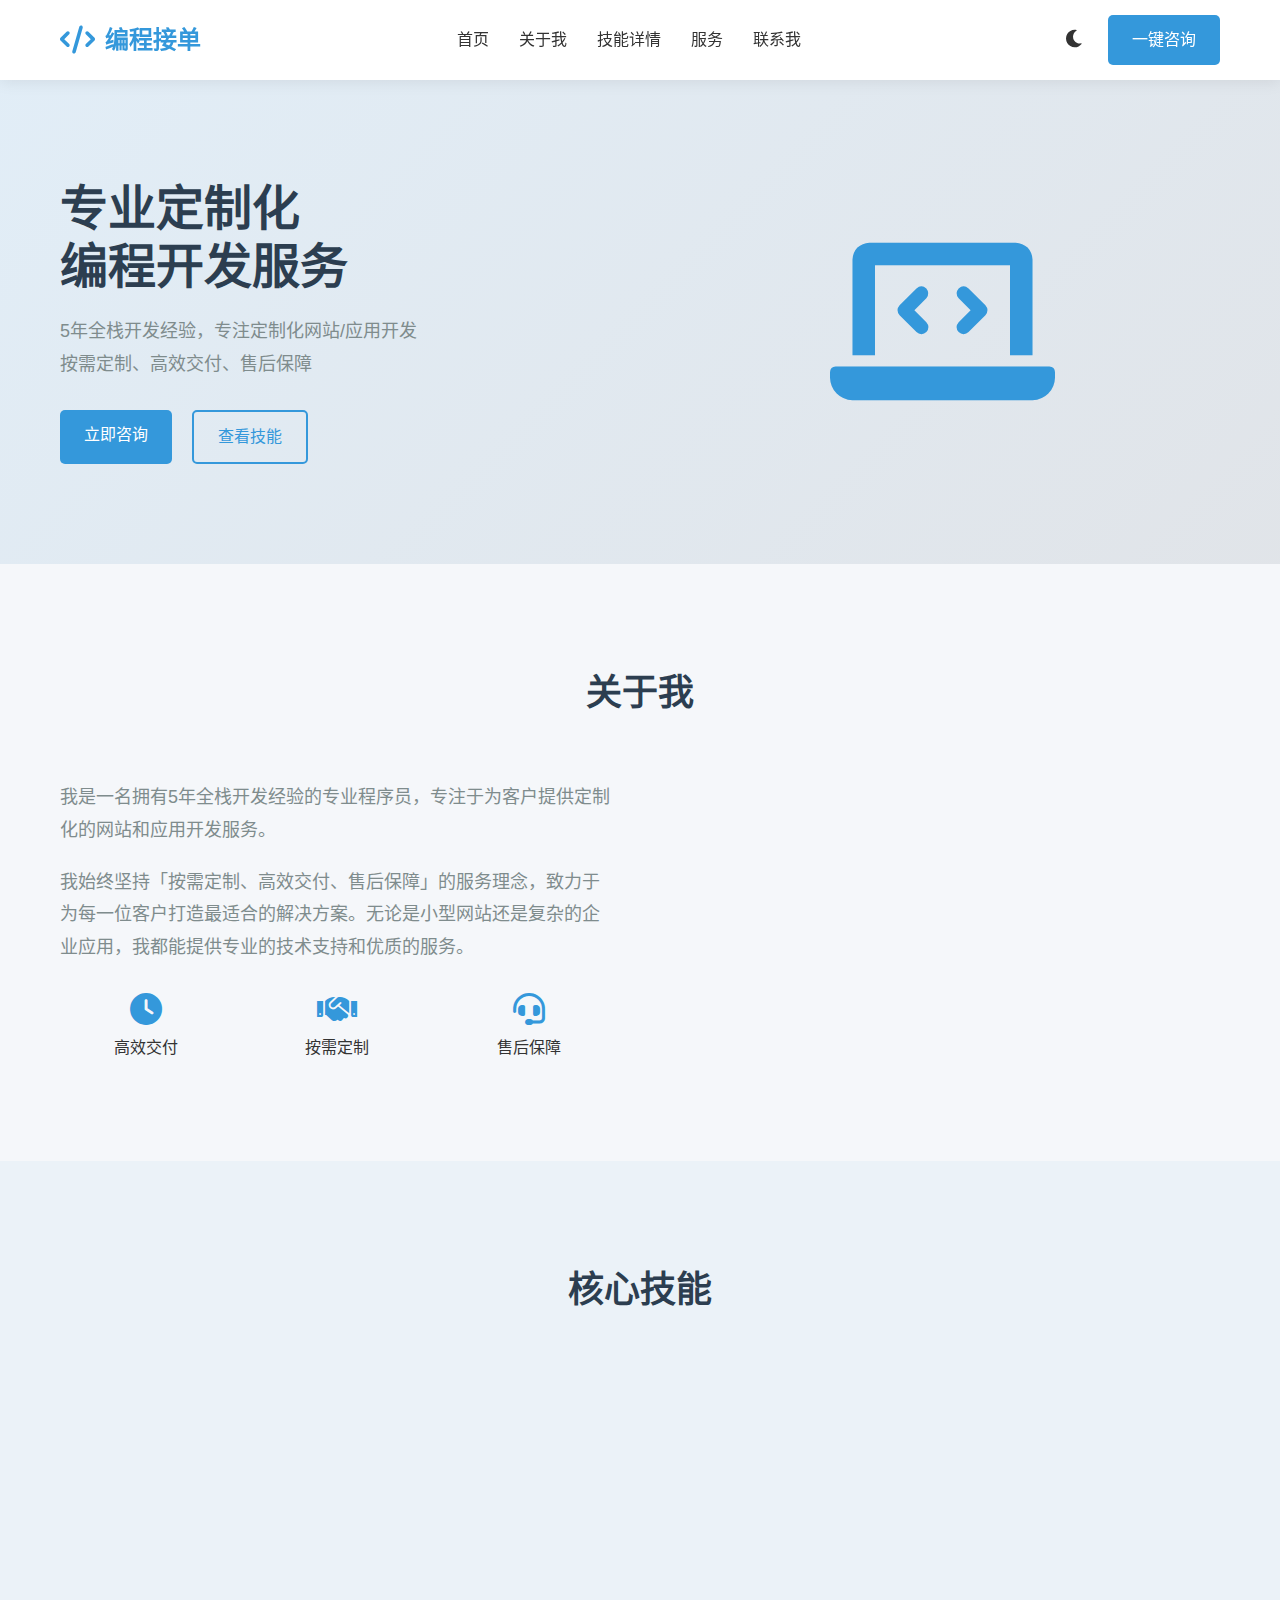
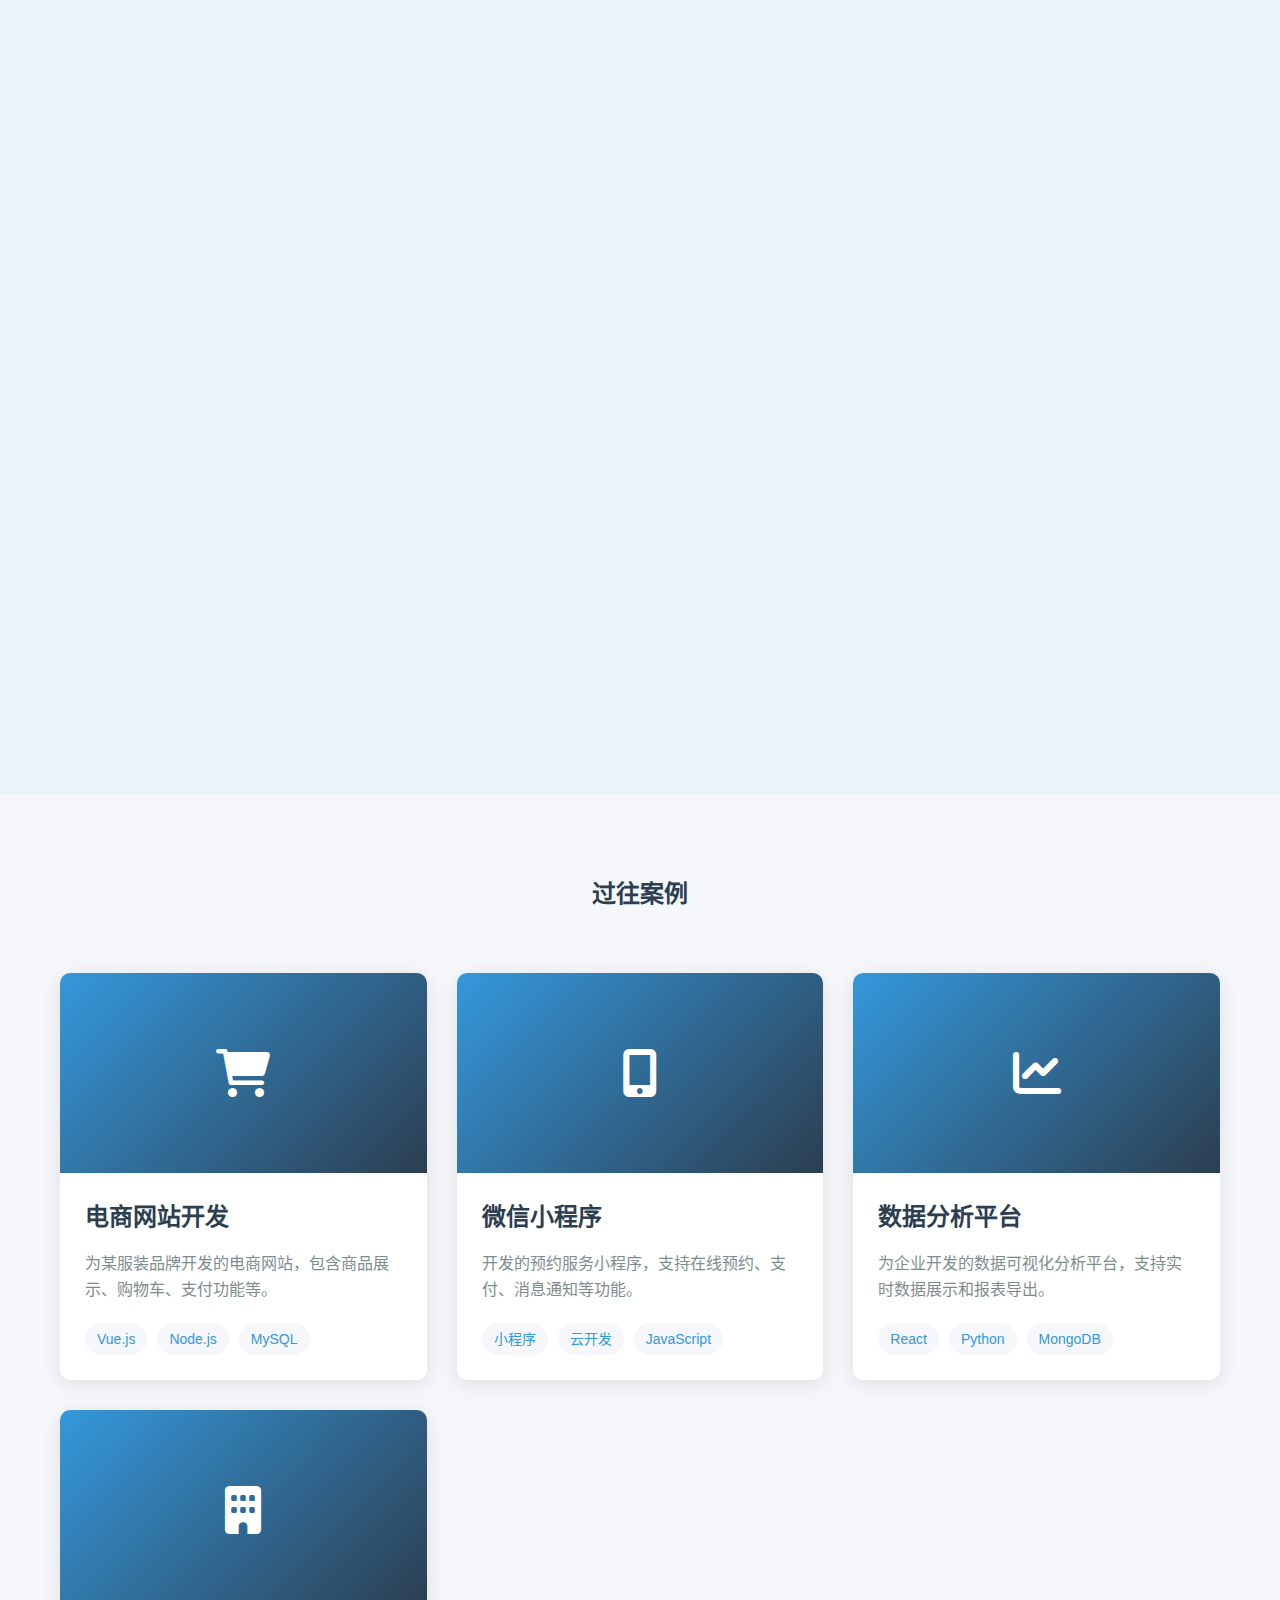
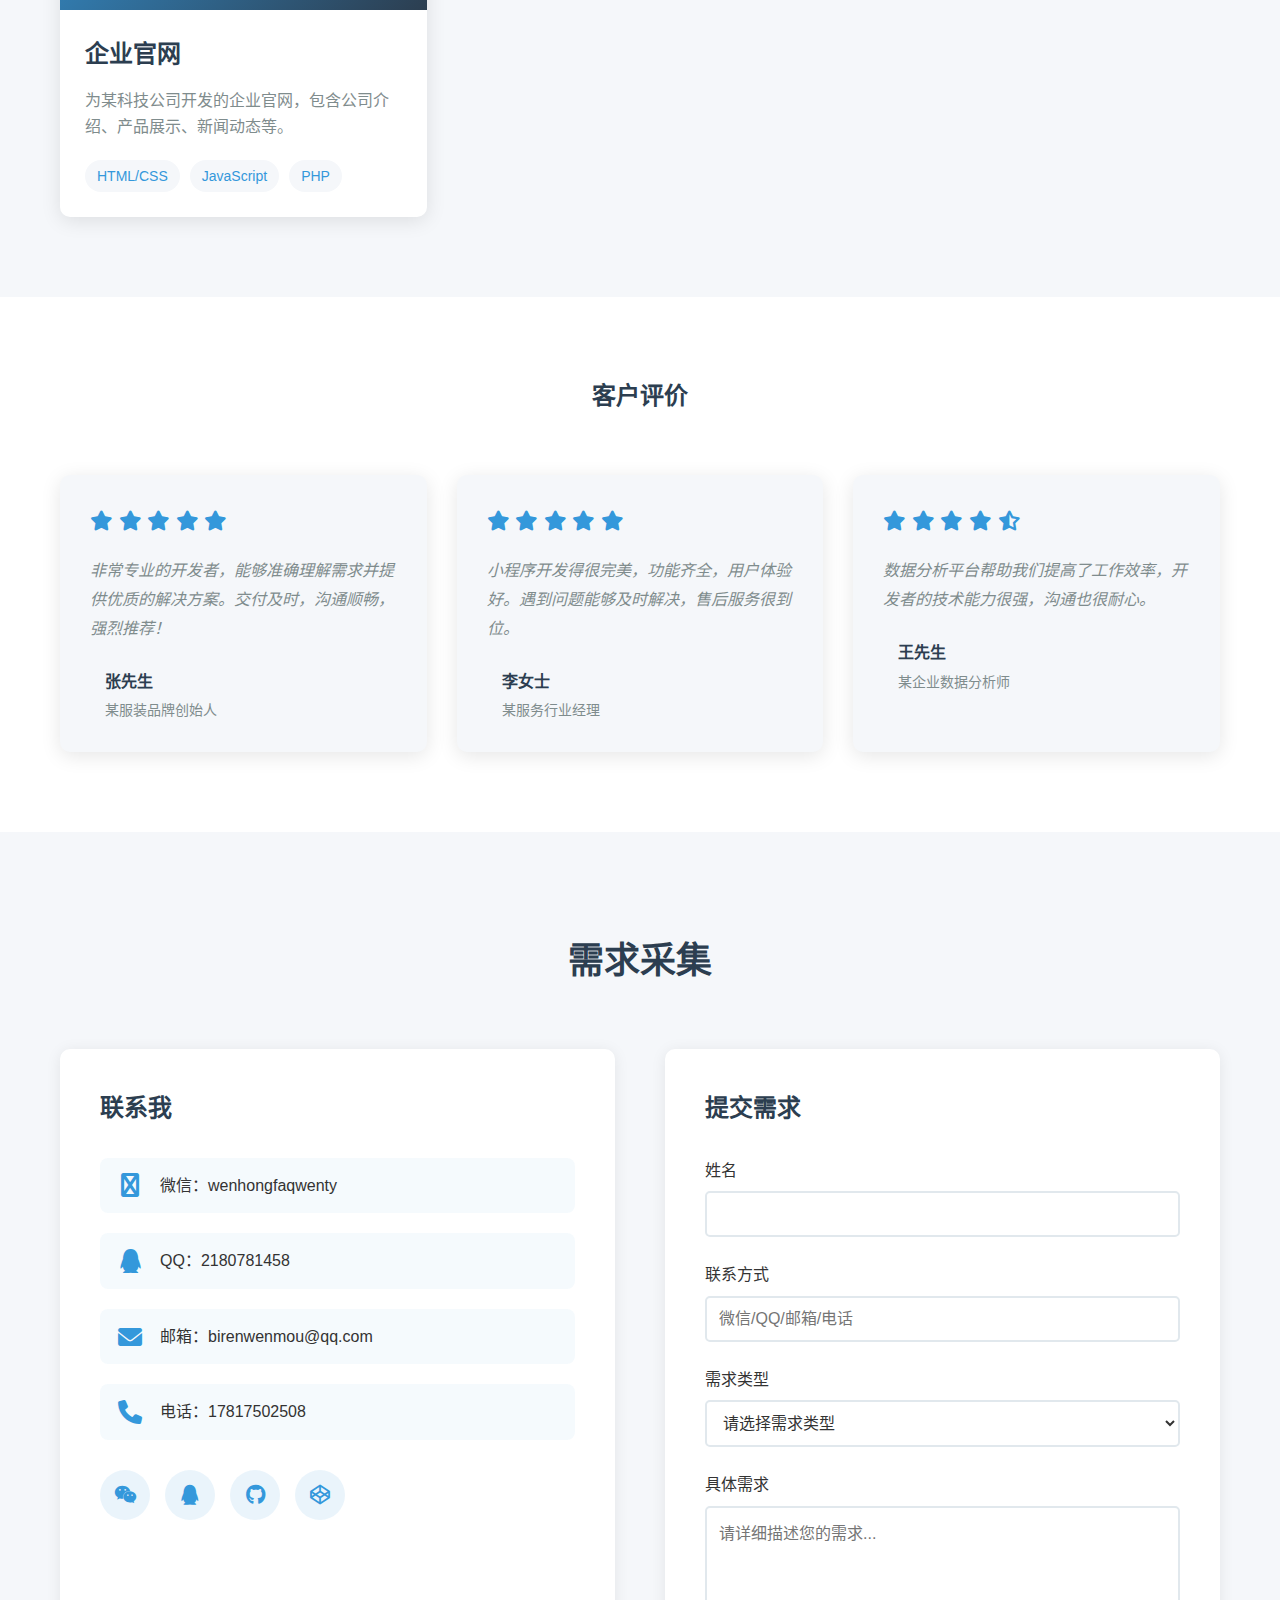
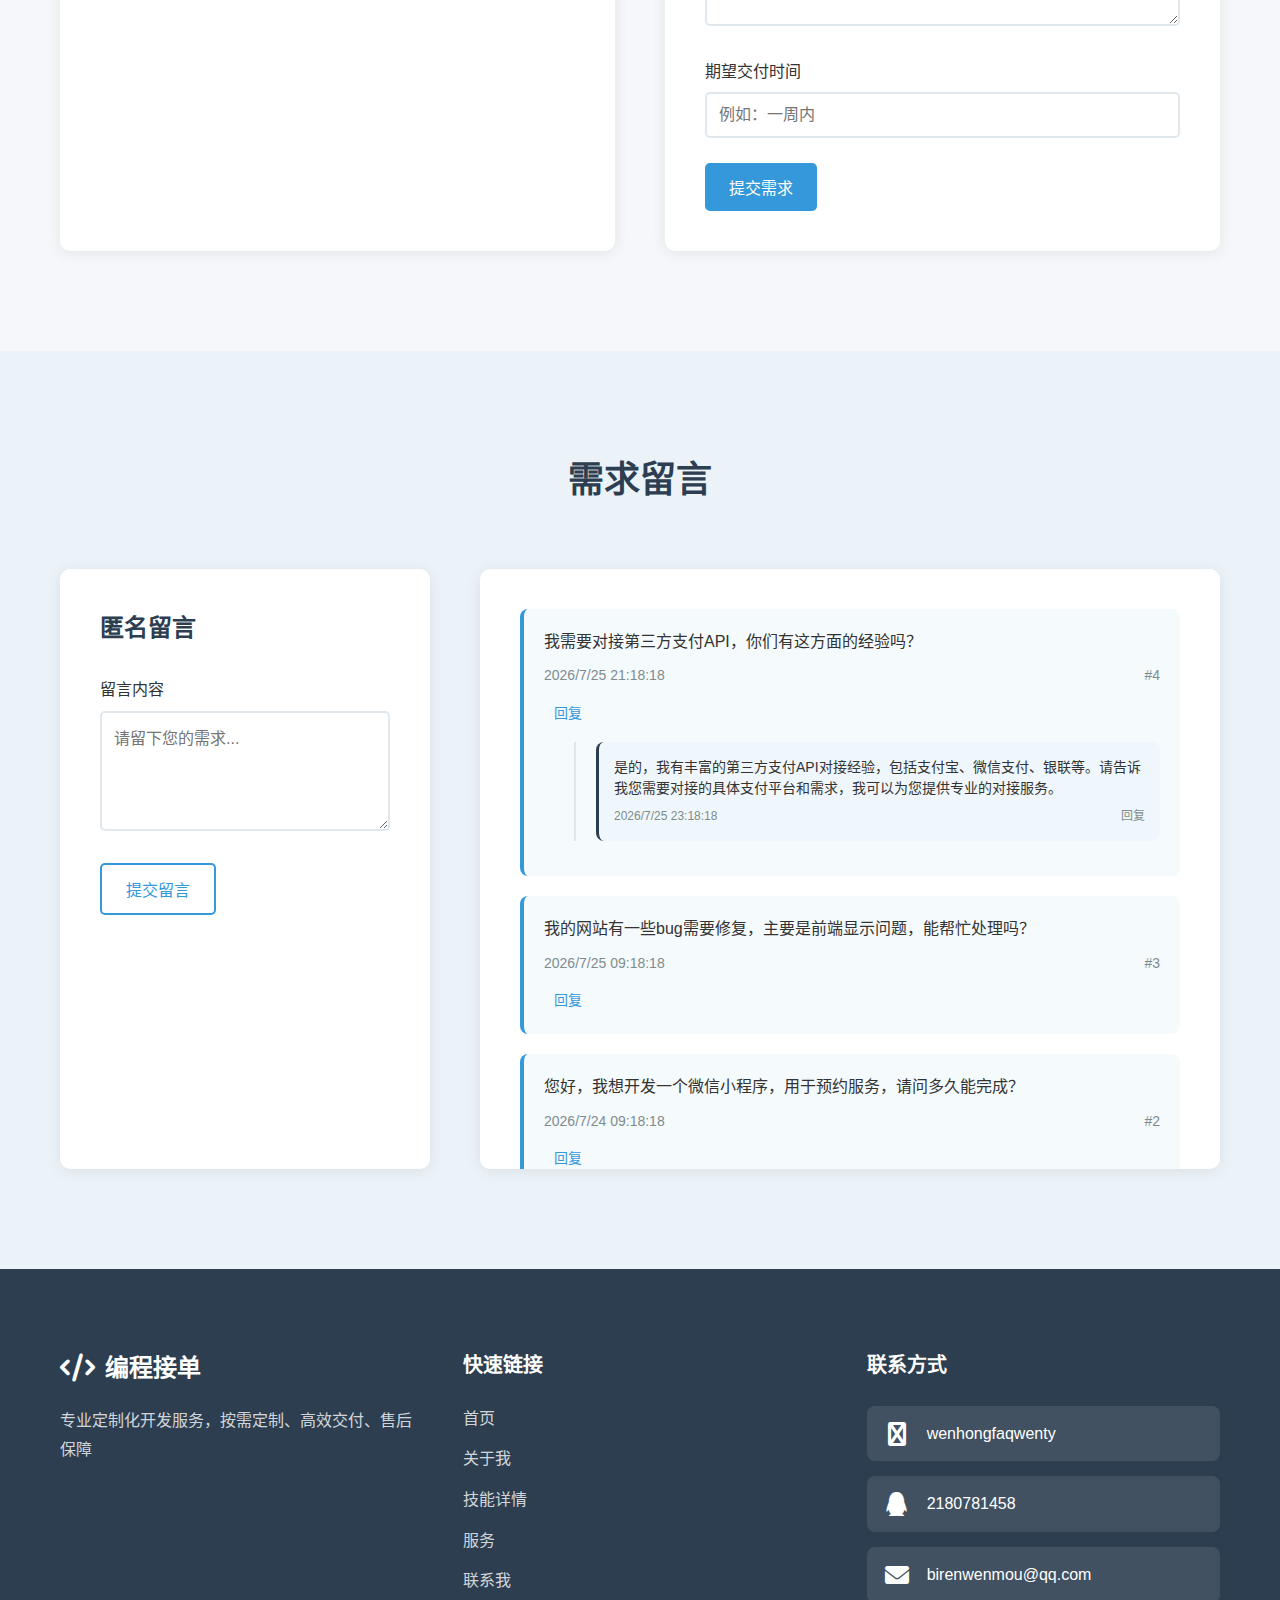
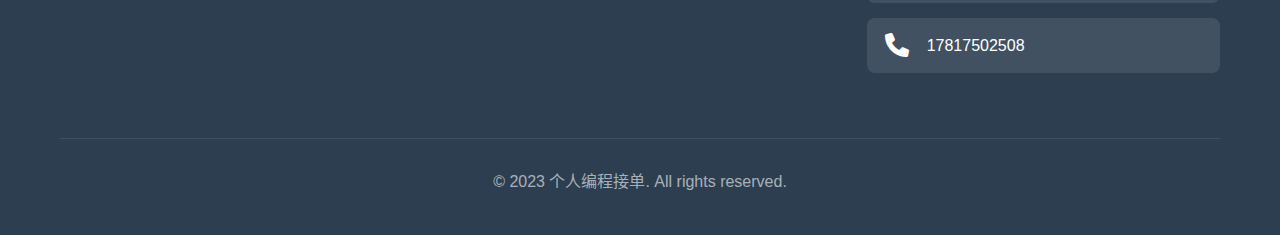
<file: index.html>
<!DOCTYPE html>
<html lang="zh-CN">
<head>
    <meta charset="UTF-8">
    <meta name="viewport" content="width=device-width, initial-scale=1.0">
    <title>个人编程接单 - 专业定制化开发服务</title>
    <link rel="stylesheet" href="styles.css">
    <link rel="stylesheet" href="https://cdnjs.cloudflare.com/ajax/libs/font-awesome/6.0.0/css/all.min.css">
</head>
<body>
    <!-- 导航栏 -->
    <nav class="navbar">
        <div class="container">
            <div class="logo">
                <i class="fas fa-code"></i>
                <span>编程接单</span>
            </div>
            <ul class="nav-links">
                <li><a href="#home">首页</a></li>
                <li><a href="#about">关于我</a></li>
                <li><a href="skills.html">技能详情</a></li>
                <li><a href="#services">服务</a></li>
                <li><a href="#contact">联系我</a></li>
            </ul>
            <div class="nav-actions">
                <button class="mode-toggle" id="modeToggle">
                    <i class="fas fa-moon"></i>
                </button>
                <a href="#contact" class="btn btn-primary">一键咨询</a>
            </div>
            <button class="menu-toggle" id="menuToggle">
                <i class="fas fa-bars"></i>
            </button>
        </div>
    </nav>

    <!-- 英雄区域 -->
    <section id="home" class="hero">
        <div class="container">
            <div class="hero-content">
                <h1>专业定制化<br>编程开发服务</h1>
                <p>5年全栈开发经验，专注定制化网站/应用开发<br>按需定制、高效交付、售后保障</p>
                <div class="hero-buttons">
                    <a href="#contact" class="btn btn-primary">立即咨询</a>
                    <a href="skills.html" class="btn btn-secondary">查看技能</a>
                </div>
            </div>
            <div class="hero-image">
                <i class="fas fa-laptop-code"></i>
            </div>
        </div>
    </section>

    <!-- 个人简介 -->
    <section id="about" class="about">
        <div class="container">
            <h2>关于我</h2>
            <div class="about-content">
                <div class="about-text">
                    <p>我是一名拥有5年全栈开发经验的专业程序员，专注于为客户提供定制化的网站和应用开发服务。</p>
                    <p>我始终坚持「按需定制、高效交付、售后保障」的服务理念，致力于为每一位客户打造最适合的解决方案。无论是小型网站还是复杂的企业应用，我都能提供专业的技术支持和优质的服务。</p>
                    <div class="about-features">
                        <div class="feature-item">
                            <i class="fas fa-clock"></i>
                            <span>高效交付</span>
                        </div>
                        <div class="feature-item">
                            <i class="fas fa-handshake"></i>
                            <span>按需定制</span>
                        </div>
                        <div class="feature-item">
                            <i class="fas fa-headset"></i>
                            <span>售后保障</span>
                        </div>
                    </div>
                </div>
                <div class="about-stats">
                    <div class="stat-item">
                        <div class="stat-number">5+</div>
                        <div class="stat-label">年开发经验</div>
                    </div>
                    <div class="stat-item">
                        <div class="stat-number">100+</div>
                        <div class="stat-label">完成项目</div>
                    </div>
                    <div class="stat-item">
                        <div class="stat-number">95%</div>
                        <div class="stat-label">客户满意度</div>
                    </div>
                </div>
            </div>
        </div>
    </section>

    <!-- 技能展示 -->
    <section id="services" class="services">
        <div class="container">
            <h2>核心技能</h2>
            <div class="skills-grid">
                <div class="skill-card">
                    <div class="skill-icon">
                        <i class="fas fa-desktop"></i>
                    </div>
                    <h3>前端开发</h3>
                    <ul>
                        <li>Vue.js</li>
                        <li>React</li>
                        <li>HTML5/CSS3</li>
                        <li>JavaScript</li>
                        <li>响应式设计</li>
                    </ul>
                </div>
                <div class="skill-card">
                    <div class="skill-icon">
                        <i class="fas fa-server"></i>
                    </div>
                    <h3>后端开发</h3>
                    <ul>
                        <li>Python</li>
                        <li>Java</li>
                        <li>Node.js</li>
                        <li>Spring Boot</li>
                        <li>Express</li>
                    </ul>
                </div>
                <div class="skill-card">
                    <div class="skill-icon">
                        <i class="fas fa-database"></i>
                    </div>
                    <h3>数据库</h3>
                    <ul>
                        <li>MySQL</li>
                        <li>MongoDB</li>
                        <li>PostgreSQL</li>
                        <li>Redis</li>
                        <li>SQLite</li>
                    </ul>
                </div>
                <div class="skill-card">
                    <div class="skill-icon">
                        <i class="fas fa-mobile-alt"></i>
                    </div>
                    <h3>其他技能</h3>
                    <ul>
                        <li>小程序开发</li>
                        <li>API对接</li>
                        <li>Bug修复</li>
                        <li>性能优化</li>
                        <li>版本控制</li>
                    </ul>
                </div>
            </div>
        </div>
    </section>

    <!-- 过往案例 -->
    <section id="projects" class="projects">
        <div class="container">
            <h2>过往案例</h2>
            <div class="projects-grid">
                <div class="project-card">
                    <div class="project-image">
                        <i class="fas fa-shopping-cart"></i>
                    </div>
                    <div class="project-info">
                        <h3>电商网站开发</h3>
                        <p>为某服装品牌开发的电商网站，包含商品展示、购物车、支付功能等。</p>
                        <div class="project-tags">
                            <span class="tag">Vue.js</span>
                            <span class="tag">Node.js</span>
                            <span class="tag">MySQL</span>
                        </div>
                    </div>
                </div>
                <div class="project-card">
                    <div class="project-image">
                        <i class="fas fa-mobile-alt"></i>
                    </div>
                    <div class="project-info">
                        <h3>微信小程序</h3>
                        <p>开发的预约服务小程序，支持在线预约、支付、消息通知等功能。</p>
                        <div class="project-tags">
                            <span class="tag">小程序</span>
                            <span class="tag">云开发</span>
                            <span class="tag">JavaScript</span>
                        </div>
                    </div>
                </div>
                <div class="project-card">
                    <div class="project-image">
                        <i class="fas fa-chart-line"></i>
                    </div>
                    <div class="project-info">
                        <h3>数据分析平台</h3>
                        <p>为企业开发的数据可视化分析平台，支持实时数据展示和报表导出。</p>
                        <div class="project-tags">
                            <span class="tag">React</span>
                            <span class="tag">Python</span>
                            <span class="tag">MongoDB</span>
                        </div>
                    </div>
                </div>
                <div class="project-card">
                    <div class="project-image">
                        <i class="fas fa-building"></i>
                    </div>
                    <div class="project-info">
                        <h3>企业官网</h3>
                        <p>为某科技公司开发的企业官网，包含公司介绍、产品展示、新闻动态等。</p>
                        <div class="project-tags">
                            <span class="tag">HTML/CSS</span>
                            <span class="tag">JavaScript</span>
                            <span class="tag">PHP</span>
                        </div>
                    </div>
                </div>
            </div>
        </div>
    </section>

    <!-- 客户评价 -->
    <section id="testimonials" class="testimonials">
        <div class="container">
            <h2>客户评价</h2>
            <div class="testimonials-grid">
                <div class="testimonial-card">
                    <div class="testimonial-rating">
                        <i class="fas fa-star"></i>
                        <i class="fas fa-star"></i>
                        <i class="fas fa-star"></i>
                        <i class="fas fa-star"></i>
                        <i class="fas fa-star"></i>
                    </div>
                    <div class="testimonial-content">
                        <p>非常专业的开发者，能够准确理解需求并提供优质的解决方案。交付及时，沟通顺畅，强烈推荐！</p>
                    </div>
                    <div class="testimonial-author">
                        <div class="author-info">
                            <div class="author-name">张先生</div>
                            <div class="author-company">某服装品牌创始人</div>
                        </div>
                    </div>
                </div>
                <div class="testimonial-card">
                    <div class="testimonial-rating">
                        <i class="fas fa-star"></i>
                        <i class="fas fa-star"></i>
                        <i class="fas fa-star"></i>
                        <i class="fas fa-star"></i>
                        <i class="fas fa-star"></i>
                    </div>
                    <div class="testimonial-content">
                        <p>小程序开发得很完美，功能齐全，用户体验好。遇到问题能够及时解决，售后服务很到位。</p>
                    </div>
                    <div class="testimonial-author">
                        <div class="author-info">
                            <div class="author-name">李女士</div>
                            <div class="author-company">某服务行业经理</div>
                        </div>
                    </div>
                </div>
                <div class="testimonial-card">
                    <div class="testimonial-rating">
                        <i class="fas fa-star"></i>
                        <i class="fas fa-star"></i>
                        <i class="fas fa-star"></i>
                        <i class="fas fa-star"></i>
                        <i class="fas fa-star-half-alt"></i>
                    </div>
                    <div class="testimonial-content">
                        <p>数据分析平台帮助我们提高了工作效率，开发者的技术能力很强，沟通也很耐心。</p>
                    </div>
                    <div class="testimonial-author">
                        <div class="author-info">
                            <div class="author-name">王先生</div>
                            <div class="author-company">某企业数据分析师</div>
                        </div>
                    </div>
                </div>
            </div>
        </div>
    </section>

    <!-- 需求采集区 -->
    <section id="contact" class="contact">
        <div class="container">
            <h2>需求采集</h2>
            <div class="contact-content">
                <div class="contact-info">
                    <h3>联系我</h3>
                    <div class="contact-details">
                        <div class="contact-item">
                            <i class="fas fa-weixin"></i>
                            <span>微信：wenhongfaqwenty</span>
                        </div>
                        <div class="contact-item">
                            <i class="fab fa-qq"></i>
                            <span>QQ：2180781458</span>
                        </div>
                        <div class="contact-item">
                            <i class="fas fa-envelope"></i>
                            <span>邮箱：birenwenmou@qq.com</span>
                        </div>
                        <div class="contact-item">
                            <i class="fas fa-phone"></i>
                            <span>电话：17817502508</span>
                        </div>
                    </div>
                    <div class="social-links">
                        <a href="#" class="social-link"><i class="fab fa-weixin"></i></a>
                        <a href="#" class="social-link"><i class="fab fa-qq"></i></a>
                        <a href="#" class="social-link"><i class="fab fa-github"></i></a>
                        <a href="#" class="social-link"><i class="fab fa-codepen"></i></a>
                    </div>
                </div>
                <div class="contact-form">
                    <h3>提交需求</h3>
                    <form id="contactForm">
                        <div class="form-group">
                            <label for="name">姓名</label>
                            <input type="text" id="name" name="name" required>
                        </div>
                        <div class="form-group">
                            <label for="contact">联系方式</label>
                            <input type="text" id="contact" name="contact" required placeholder="微信/QQ/邮箱/电话">
                        </div>
                        <div class="form-group">
                            <label for="serviceType">需求类型</label>
                            <select id="serviceType" name="serviceType" required>
                                <option value="">请选择需求类型</option>
                                <option value="website">网站开发</option>
                                <option value="app">应用开发</option>
                                <option value="miniProgram">小程序开发</option>
                                <option value="api">API对接</option>
                                <option value="bugFix">Bug修复</option>
                                <option value="other">其他</option>
                            </select>
                        </div>
                        <div class="form-group">
                            <label for="description">具体需求</label>
                            <textarea id="description" name="description" rows="4" required placeholder="请详细描述您的需求..."></textarea>
                        </div>
                        <div class="form-group">
                            <label for="deliveryTime">期望交付时间</label>
                            <input type="text" id="deliveryTime" name="deliveryTime" placeholder="例如：一周内">
                        </div>
                        <button type="submit" class="btn btn-primary">提交需求</button>
                    </form>
                </div>
            </div>
        </div>
    </section>

    <!-- 留言区 -->
    <section class="comments">
        <div class="container">
            <h2>需求留言</h2>
            <div class="comments-content">
                <div class="comment-form">
                    <h3>匿名留言</h3>
                    <form id="commentForm">
                        <div class="form-group">
                            <label for="commentContent">留言内容</label>
                            <textarea id="commentContent" name="commentContent" rows="3" required placeholder="请留下您的需求..."></textarea>
                        </div>
                        <button type="submit" class="btn btn-secondary">提交留言</button>
                    </form>
                </div>
                <div class="comments-list" id="commentsList">
                    <!-- 留言将通过JavaScript动态添加 -->
                </div>
            </div>
        </div>
    </section>

    <!-- 回到顶部按钮 -->
    <button class="back-to-top" id="backToTop">
        <i class="fas fa-arrow-up"></i>
    </button>

    <!-- 页脚 -->
    <footer class="footer">
        <div class="container">
            <div class="footer-content">
                <div class="footer-info">
                    <div class="logo">
                        <i class="fas fa-code"></i>
                        <span>编程接单</span>
                    </div>
                    <p>专业定制化开发服务，按需定制、高效交付、售后保障</p>
                </div>
                <div class="footer-links">
                    <h4>快速链接</h4>
                    <ul>
                        <li><a href="#home">首页</a></li>
                        <li><a href="#about">关于我</a></li>
                        <li><a href="skills.html">技能详情</a></li>
                        <li><a href="#services">服务</a></li>
                        <li><a href="#contact">联系我</a></li>
                    </ul>
                </div>
                <div class="footer-contact">
                    <h4>联系方式</h4>
                    <div class="contact-item">
                        <i class="fas fa-weixin"></i>
                        <span>wenhongfaqwenty</span>
                    </div>
                    <div class="contact-item">
                        <i class="fab fa-qq"></i>
                        <span>2180781458</span>
                    </div>
                    <div class="contact-item">
                        <i class="fas fa-envelope"></i>
                        <span>birenwenmou@qq.com</span>
                    </div>
                    <div class="contact-item">
                        <i class="fas fa-phone"></i>
                        <span>17817502508</span>
                    </div>
                </div>
            </div>
            <div class="footer-bottom">
                <p>&copy; 2023 个人编程接单. All rights reserved.</p>
            </div>
        </div>
    </footer>

    <script src="script.js"></script>
</body>
</html>
</file>
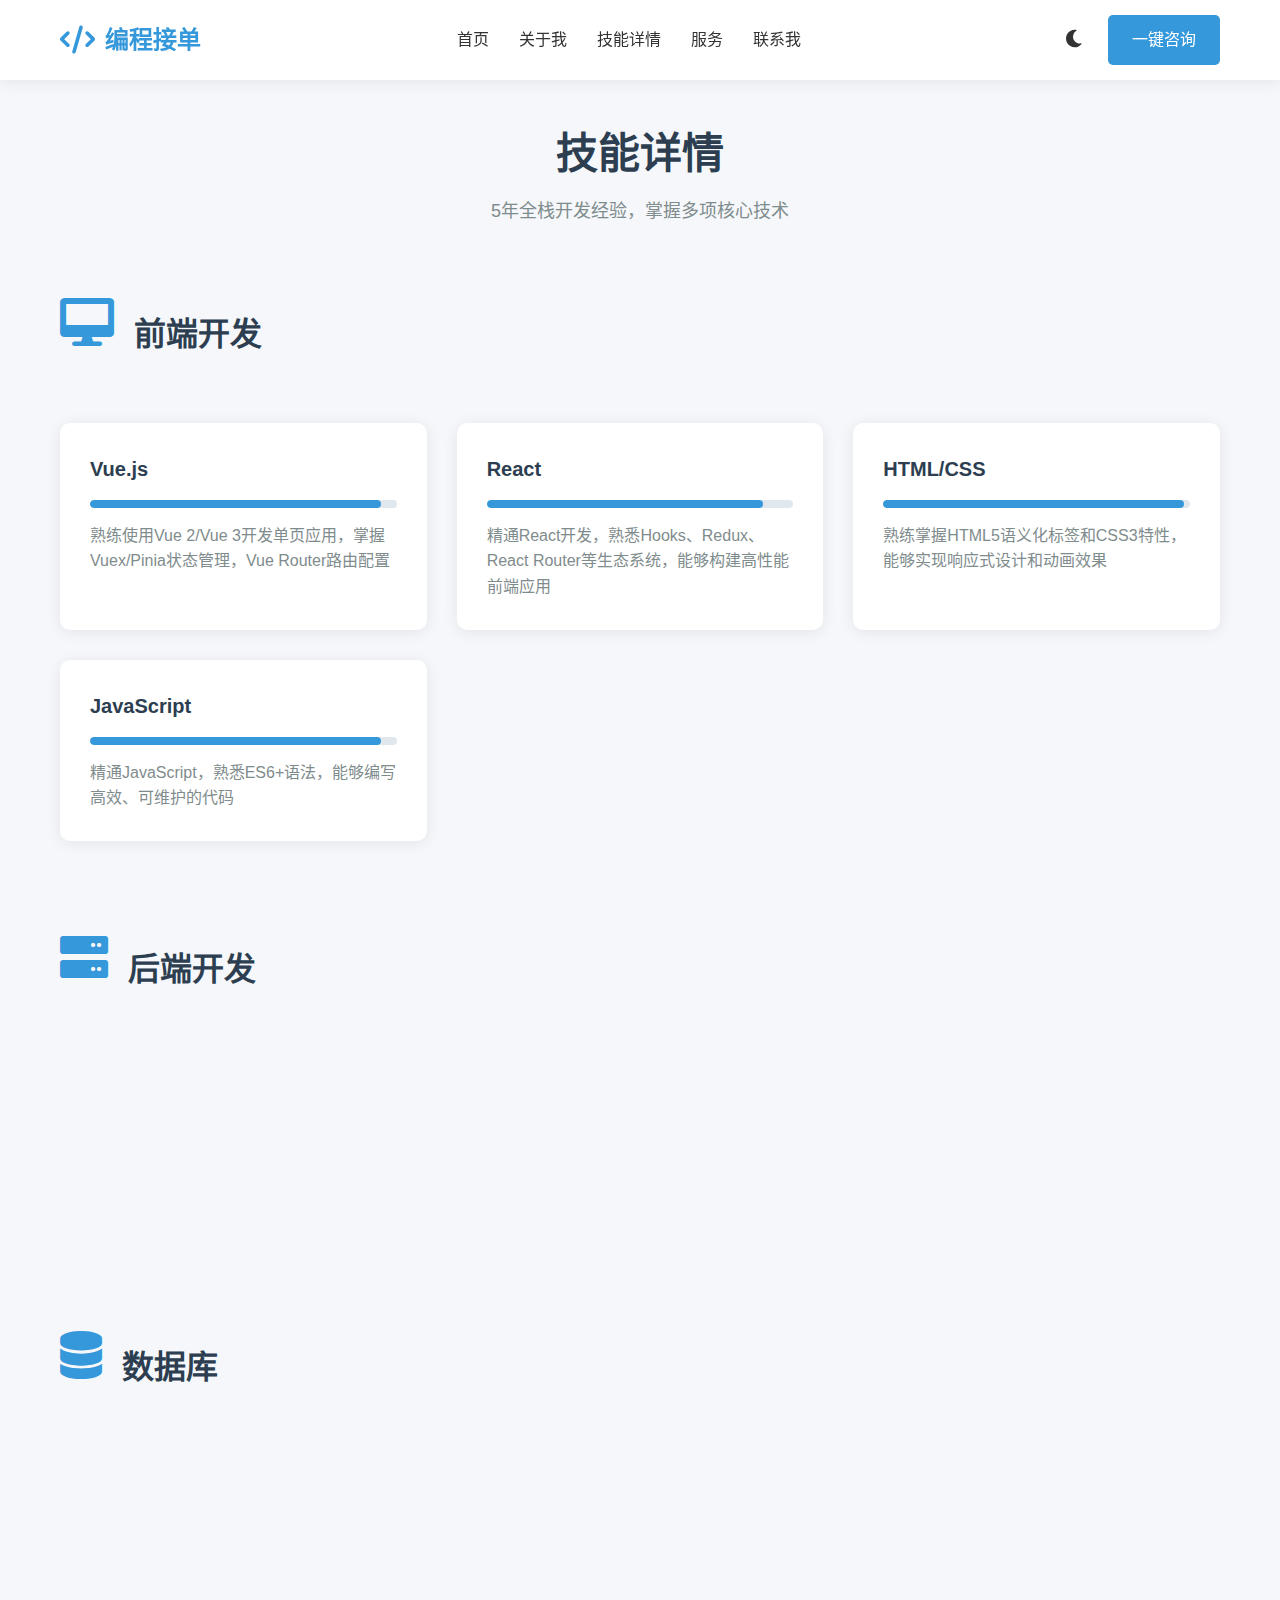
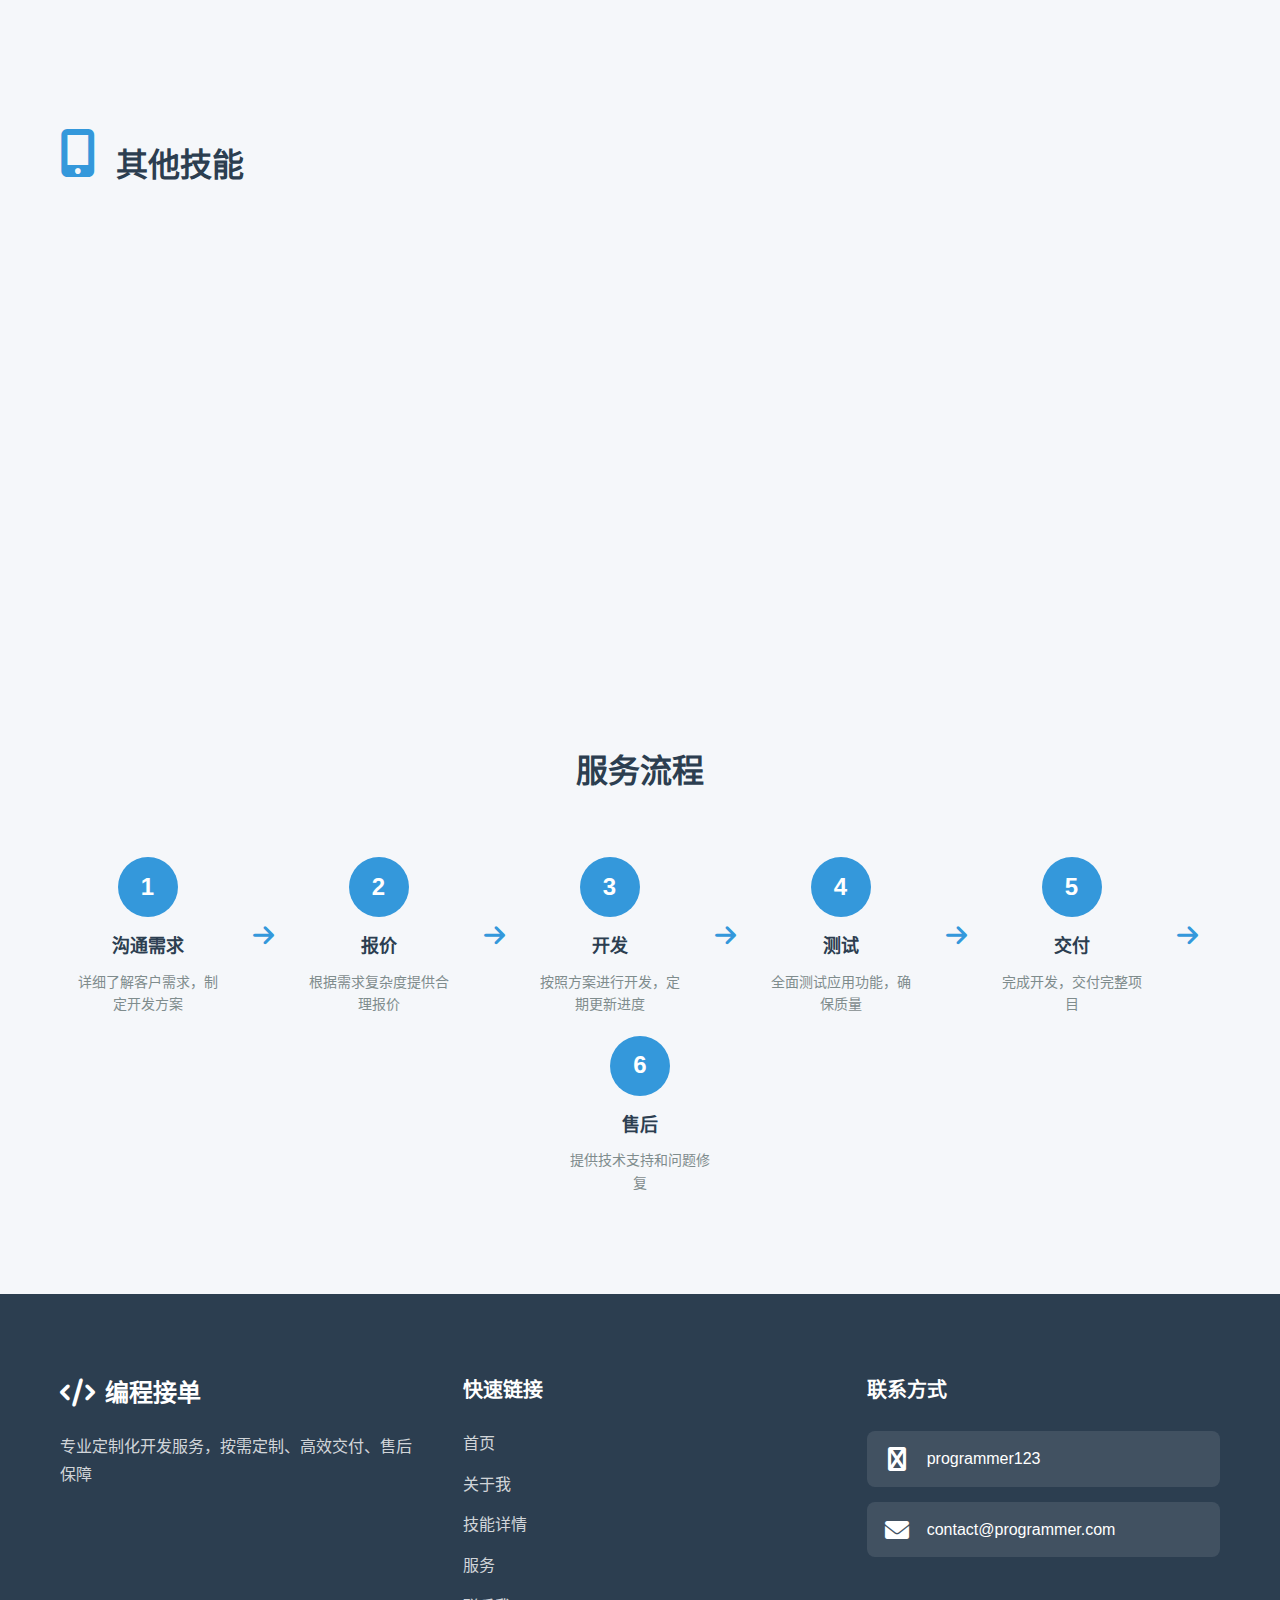
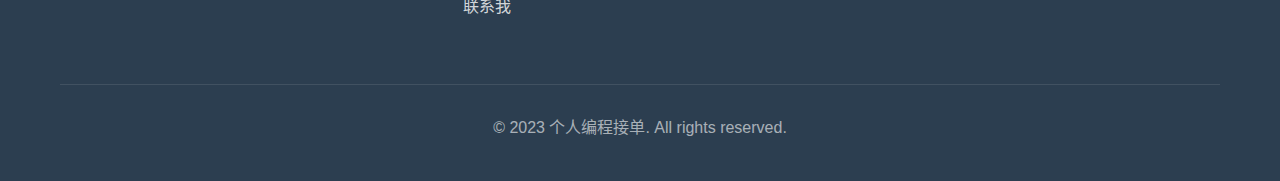
<file: skills.html>
<!DOCTYPE html>
<html lang="zh-CN">
<head>
    <meta charset="UTF-8">
    <meta name="viewport" content="width=device-width, initial-scale=1.0">
    <title>技能详情 - 个人编程接单</title>
    <link rel="stylesheet" href="styles.css">
    <link rel="stylesheet" href="https://cdnjs.cloudflare.com/ajax/libs/font-awesome/6.0.0/css/all.min.css">
</head>
<body>
    <!-- 导航栏 -->
    <nav class="navbar">
        <div class="container">
            <div class="logo">
                <i class="fas fa-code"></i>
                <span>编程接单</span>
            </div>
            <ul class="nav-links">
                <li><a href="index.html#home">首页</a></li>
                <li><a href="index.html#about">关于我</a></li>
                <li><a href="skills.html">技能详情</a></li>
                <li><a href="index.html#services">服务</a></li>
                <li><a href="index.html#contact">联系我</a></li>
            </ul>
            <div class="nav-actions">
                <button class="mode-toggle" id="modeToggle">
                    <i class="fas fa-moon"></i>
                </button>
                <a href="index.html#contact" class="btn btn-primary">一键咨询</a>
            </div>
            <button class="menu-toggle" id="menuToggle">
                <i class="fas fa-bars"></i>
            </button>
        </div>
    </nav>

    <!-- 技能详情页面 -->
    <section class="skills-details">
        <div class="container">
            <h1>技能详情</h1>
            <p class="subtitle">5年全栈开发经验，掌握多项核心技术</p>

            <!-- 前端开发 -->
            <div class="skill-section">
                <div class="skill-header">
                    <div class="skill-icon">
                        <i class="fas fa-desktop"></i>
                    </div>
                    <h2>前端开发</h2>
                </div>
                <div class="skill-cards">
                    <div class="skill-item">
                        <h3>Vue.js</h3>
                        <div class="skill-bar">
                            <div class="skill-progress" style="width: 95%"></div>
                        </div>
                        <p>熟练使用Vue 2/Vue 3开发单页应用，掌握Vuex/Pinia状态管理，Vue Router路由配置</p>
                    </div>
                    <div class="skill-item">
                        <h3>React</h3>
                        <div class="skill-bar">
                            <div class="skill-progress" style="width: 90%"></div>
                        </div>
                        <p>精通React开发，熟悉Hooks、Redux、React Router等生态系统，能够构建高性能前端应用</p>
                    </div>
                    <div class="skill-item">
                        <h3>HTML/CSS</h3>
                        <div class="skill-bar">
                            <div class="skill-progress" style="width: 98%"></div>
                        </div>
                        <p>熟练掌握HTML5语义化标签和CSS3特性，能够实现响应式设计和动画效果</p>
                    </div>
                    <div class="skill-item">
                        <h3>JavaScript</h3>
                        <div class="skill-bar">
                            <div class="skill-progress" style="width: 95%"></div>
                        </div>
                        <p>精通JavaScript，熟悉ES6+语法，能够编写高效、可维护的代码</p>
                    </div>
                </div>
            </div>

            <!-- 后端开发 -->
            <div class="skill-section">
                <div class="skill-header">
                    <div class="skill-icon">
                        <i class="fas fa-server"></i>
                    </div>
                    <h2>后端开发</h2>
                </div>
                <div class="skill-cards">
                    <div class="skill-item">
                        <h3>Python</h3>
                        <div class="skill-bar">
                            <div class="skill-progress" style="width: 90%"></div>
                        </div>
                        <p>熟练使用Python进行后端开发，熟悉Django、Flask等Web框架</p>
                    </div>
                    <div class="skill-item">
                        <h3>Java</h3>
                        <div class="skill-bar">
                            <div class="skill-progress" style="width: 85%"></div>
                        </div>
                        <p>掌握Java开发，熟悉Spring Boot、Spring MVC等框架，能够构建企业级应用</p>
                    </div>
                    <div class="skill-item">
                        <h3>Node.js</h3>
                        <div class="skill-bar">
                            <div class="skill-progress" style="width: 92%"></div>
                        </div>
                        <p>精通Node.js，熟悉Express、Koa等框架，能够开发高性能API和实时应用</p>
                    </div>
                </div>
            </div>

            <!-- 数据库 -->
            <div class="skill-section">
                <div class="skill-header">
                    <div class="skill-icon">
                        <i class="fas fa-database"></i>
                    </div>
                    <h2>数据库</h2>
                </div>
                <div class="skill-cards">
                    <div class="skill-item">
                        <h3>MySQL</h3>
                        <div class="skill-bar">
                            <div class="skill-progress" style="width: 90%"></div>
                        </div>
                        <p>熟练使用MySQL，能够设计数据库结构，编写复杂SQL查询</p>
                    </div>
                    <div class="skill-item">
                        <h3>MongoDB</h3>
                        <div class="skill-bar">
                            <div class="skill-progress" style="width: 88%"></div>
                        </div>
                        <p>熟悉MongoDB等NoSQL数据库，能够设计和优化文档结构</p>
                    </div>
                    <div class="skill-item">
                        <h3>Redis</h3>
                        <div class="skill-bar">
                            <div class="skill-progress" style="width: 85%"></div>
                        </div>
                        <p>掌握Redis缓存技术，能够提高应用性能</p>
                    </div>
                </div>
            </div>

            <!-- 其他技能 -->
            <div class="skill-section">
                <div class="skill-header">
                    <div class="skill-icon">
                        <i class="fas fa-mobile-alt"></i>
                    </div>
                    <h2>其他技能</h2>
                </div>
                <div class="skill-cards">
                    <div class="skill-item">
                        <h3>小程序开发</h3>
                        <div class="skill-bar">
                            <div class="skill-progress" style="width: 90%"></div>
                        </div>
                        <p>熟练开发微信小程序，能够实现各种功能需求</p>
                    </div>
                    <div class="skill-item">
                        <h3>API对接</h3>
                        <div class="skill-bar">
                            <div class="skill-progress" style="width: 95%"></div>
                        </div>
                        <p>精通各种API对接，能够与第三方服务进行集成</p>
                    </div>
                    <div class="skill-item">
                        <h3>Bug修复</h3>
                        <div class="skill-bar">
                            <div class="skill-progress" style="width: 98%"></div>
                        </div>
                        <p>快速定位和修复各种代码Bug，提高应用稳定性</p>
                    </div>
                    <div class="skill-item">
                        <h3>性能优化</h3>
                        <div class="skill-bar">
                            <div class="skill-progress" style="width: 92%"></div>
                        </div>
                        <p>优化应用性能，提高页面加载速度和响应时间</p>
                    </div>
                </div>
            </div>

            <!-- 服务流程 -->
            <div class="process-section">
                <h2>服务流程</h2>
                <div class="process-steps">
                    <div class="process-step">
                        <div class="step-number">1</div>
                        <div class="step-content">
                            <h3>沟通需求</h3>
                            <p>详细了解客户需求，制定开发方案</p>
                        </div>
                    </div>
                    <div class="process-arrow">
                        <i class="fas fa-arrow-right"></i>
                    </div>
                    <div class="process-step">
                        <div class="step-number">2</div>
                        <div class="step-content">
                            <h3>报价</h3>
                            <p>根据需求复杂度提供合理报价</p>
                        </div>
                    </div>
                    <div class="process-arrow">
                        <i class="fas fa-arrow-right"></i>
                    </div>
                    <div class="process-step">
                        <div class="step-number">3</div>
                        <div class="step-content">
                            <h3>开发</h3>
                            <p>按照方案进行开发，定期更新进度</p>
                        </div>
                    </div>
                    <div class="process-arrow">
                        <i class="fas fa-arrow-right"></i>
                    </div>
                    <div class="process-step">
                        <div class="step-number">4</div>
                        <div class="step-content">
                            <h3>测试</h3>
                            <p>全面测试应用功能，确保质量</p>
                        </div>
                    </div>
                    <div class="process-arrow">
                        <i class="fas fa-arrow-right"></i>
                    </div>
                    <div class="process-step">
                        <div class="step-number">5</div>
                        <div class="step-content">
                            <h3>交付</h3>
                            <p>完成开发，交付完整项目</p>
                        </div>
                    </div>
                    <div class="process-arrow">
                        <i class="fas fa-arrow-right"></i>
                    </div>
                    <div class="process-step">
                        <div class="step-number">6</div>
                        <div class="step-content">
                            <h3>售后</h3>
                            <p>提供技术支持和问题修复</p>
                        </div>
                    </div>
                </div>
            </div>
        </div>
    </section>

    <!-- 回到顶部按钮 -->
    <button class="back-to-top" id="backToTop">
        <i class="fas fa-arrow-up"></i>
    </button>

    <!-- 页脚 -->
    <footer class="footer">
        <div class="container">
            <div class="footer-content">
                <div class="footer-info">
                    <div class="logo">
                        <i class="fas fa-code"></i>
                        <span>编程接单</span>
                    </div>
                    <p>专业定制化开发服务，按需定制、高效交付、售后保障</p>
                </div>
                <div class="footer-links">
                    <h4>快速链接</h4>
                    <ul>
                        <li><a href="index.html#home">首页</a></li>
                        <li><a href="index.html#about">关于我</a></li>
                        <li><a href="skills.html">技能详情</a></li>
                        <li><a href="index.html#services">服务</a></li>
                        <li><a href="index.html#contact">联系我</a></li>
                    </ul>
                </div>
                <div class="footer-contact">
                    <h4>联系方式</h4>
                    <div class="contact-item">
                        <i class="fas fa-weixin"></i>
                        <span>programmer123</span>
                    </div>
                    <div class="contact-item">
                        <i class="fas fa-envelope"></i>
                        <span>contact@programmer.com</span>
                    </div>
                </div>
            </div>
            <div class="footer-bottom">
                <p>&copy; 2023 个人编程接单. All rights reserved.</p>
            </div>
        </div>
    </footer>

    <script src="script.js"></script>
</body>
</html>
</file>
<file: styles.css>
/* 全局变量 */
:root {
    --primary-color: #3498db;
    --secondary-color: #2c3e50;
    --accent-color: #e74c3c;
    --text-color: #333;
    --light-text: #7f8c8d;
    --background-color: #f5f7fa;
    --card-background: #ffffff;
    --border-color: #e1e8ed;
    --shadow: 0 2px 15px rgba(0, 0, 0, 0.08);
    --shadow-hover: 0 5px 25px rgba(0, 0, 0, 0.15);
    --transition: all 0.3s ease;
}

/* 暗黑模式变量 */
[data-theme="dark"] {
    --primary-color: #3498db;
    --secondary-color: #ecf0f1;
    --accent-color: #e74c3c;
    --text-color: #ecf0f1;
    --light-text: #bdc3c7;
    --background-color: #2c3e50;
    --card-background: #34495e;
    --border-color: #4a6173;
    --shadow: 0 2px 15px rgba(0, 0, 0, 0.3);
    --shadow-hover: 0 5px 25px rgba(0, 0, 0, 0.4);
}

/* 重置样式 */
* {
    margin: 0;
    padding: 0;
    box-sizing: border-box;
}

body {
    font-family: 'Segoe UI', Tahoma, Geneva, Verdana, sans-serif;
    line-height: 1.6;
    color: var(--text-color);
    background-color: var(--background-color);
    transition: var(--transition);
}

/* 容器 */
.container {
    max-width: 1200px;
    margin: 0 auto;
    padding: 0 20px;
}

/* 按钮样式 */
.btn {
    display: inline-block;
    padding: 12px 24px;
    border: none;
    border-radius: 5px;
    font-size: 16px;
    font-weight: 500;
    text-decoration: none;
    cursor: pointer;
    transition: var(--transition);
    text-align: center;
}

.btn-primary {
    background-color: var(--primary-color);
    color: white;
}

.btn-primary:hover {
    background-color: #2980b9;
    transform: translateY(-2px);
    box-shadow: var(--shadow-hover);
}

.btn-secondary {
    background-color: transparent;
    color: var(--primary-color);
    border: 2px solid var(--primary-color);
}

.btn-secondary:hover {
    background-color: var(--primary-color);
    color: white;
    transform: translateY(-2px);
    box-shadow: var(--shadow-hover);
}

/* 导航栏 */
.navbar {
    background-color: var(--card-background);
    box-shadow: var(--shadow);
    position: fixed;
    top: 0;
    left: 0;
    right: 0;
    z-index: 1000;
    transition: var(--transition);
}

.navbar .container {
    display: flex;
    justify-content: space-between;
    align-items: center;
    padding: 15px 20px;
}

.logo {
    display: flex;
    align-items: center;
    font-size: 24px;
    font-weight: 700;
    color: var(--primary-color);
}

.logo i {
    margin-right: 10px;
    font-size: 28px;
}

.nav-links {
    display: flex;
    list-style: none;
    gap: 30px;
}

.nav-links a {
    text-decoration: none;
    color: var(--text-color);
    font-weight: 500;
    transition: var(--transition);
    position: relative;
}

.nav-links a:hover {
    color: var(--primary-color);
}

.nav-links a::after {
    content: '';
    position: absolute;
    bottom: -5px;
    left: 0;
    width: 0;
    height: 2px;
    background-color: var(--primary-color);
    transition: var(--transition);
}

.nav-links a:hover::after {
    width: 100%;
}

.nav-actions {
    display: flex;
    align-items: center;
    gap: 15px;
}

.mode-toggle {
    background: none;
    border: none;
    font-size: 20px;
    color: var(--text-color);
    cursor: pointer;
    padding: 8px;
    border-radius: 50%;
    transition: var(--transition);
}

.mode-toggle:hover {
    background-color: rgba(52, 152, 219, 0.1);
    color: var(--primary-color);
}

.menu-toggle {
    display: none;
    background: none;
    border: none;
    font-size: 24px;
    color: var(--text-color);
    cursor: pointer;
}

/* 英雄区域 */
.hero {
    margin-top: 80px;
    padding: 100px 0;
    background: linear-gradient(135deg, rgba(52, 152, 219, 0.1) 0%, rgba(44, 62, 80, 0.1) 100%);
}

.hero .container {
    display: grid;
    grid-template-columns: 1fr 1fr;
    gap: 50px;
    align-items: center;
}

.hero-content h1 {
    font-size: 48px;
    font-weight: 700;
    line-height: 1.2;
    margin-bottom: 20px;
    color: var(--secondary-color);
}

.hero-content p {
    font-size: 18px;
    color: var(--light-text);
    margin-bottom: 30px;
    line-height: 1.8;
}

.hero-buttons {
    display: flex;
    gap: 20px;
    flex-wrap: wrap;
}

.hero-image {
    display: flex;
    justify-content: center;
    align-items: center;
    font-size: 180px;
    color: var(--primary-color);
    animation: float 3s ease-in-out infinite;
}

@keyframes float {
    0%, 100% { transform: translateY(0px); }
    50% { transform: translateY(-20px); }
}

/* 关于我 */
.about {
    padding: 100px 0;
}

.about h2 {
    font-size: 36px;
    font-weight: 700;
    text-align: center;
    margin-bottom: 60px;
    color: var(--secondary-color);
}

.about-content {
    display: grid;
    grid-template-columns: 1fr 1fr;
    gap: 50px;
    align-items: center;
}

.about-text p {
    font-size: 18px;
    line-height: 1.8;
    margin-bottom: 20px;
    color: var(--light-text);
}

.about-features {
    display: grid;
    grid-template-columns: repeat(auto-fit, minmax(120px, 1fr));
    gap: 20px;
    margin-top: 30px;
}

.feature-item {
    display: flex;
    flex-direction: column;
    align-items: center;
    text-align: center;
}

.feature-item i {
    font-size: 32px;
    color: var(--primary-color);
    margin-bottom: 10px;
}

.feature-item span {
    font-weight: 500;
    color: var(--text-color);
}

.about-stats {
    display: grid;
    grid-template-columns: repeat(3, 1fr);
    gap: 30px;
    text-align: center;
}

.stat-item {
    background-color: var(--card-background);
    padding: 30px;
    border-radius: 10px;
    box-shadow: var(--shadow);
    transition: var(--transition);
}

.stat-item:hover {
    transform: translateY(-5px);
    box-shadow: var(--shadow-hover);
}

.stat-number {
    font-size: 48px;
    font-weight: 700;
    color: var(--primary-color);
    margin-bottom: 10px;
}

.stat-label {
    font-size: 16px;
    color: var(--light-text);
}

/* 技能展示 */
.services {
    padding: 100px 0;
    background-color: rgba(52, 152, 219, 0.05);
}

.services h2 {
    font-size: 36px;
    font-weight: 700;
    text-align: center;
    margin-bottom: 60px;
    color: var(--secondary-color);
}

.skills-grid {
    display: grid;
    grid-template-columns: repeat(auto-fit, minmax(280px, 1fr));
    gap: 30px;
}

.skill-card {
    background-color: var(--card-background);
    padding: 40px 30px;
    border-radius: 10px;
    box-shadow: var(--shadow);
    transition: var(--transition);
    text-align: center;
}

.skill-card:hover {
    transform: translateY(-5px);
    box-shadow: var(--shadow-hover);
}

.skill-icon {
    font-size: 48px;
    color: var(--primary-color);
    margin-bottom: 20px;
}

.skill-card h3 {
    font-size: 24px;
    font-weight: 600;
    margin-bottom: 20px;
    color: var(--secondary-color);
}

.skill-card ul {
    list-style: none;
    text-align: left;
}

.skill-card li {
    padding: 8px 0;
    color: var(--light-text);
    position: relative;
    padding-left: 20px;
}

.skill-card li::before {
    content: '✓';
    position: absolute;
    left: 0;
    color: var(--primary-color);
    font-weight: bold;
}

/* 联系我 */
.contact {
    padding: 100px 0;
}

.contact h2 {
    font-size: 36px;
    font-weight: 700;
    text-align: center;
    margin-bottom: 60px;
    color: var(--secondary-color);
}

.contact-content {
    display: grid;
    grid-template-columns: 1fr 1fr;
    gap: 50px;
}

.contact-info {
    background-color: var(--card-background);
    padding: 40px;
    border-radius: 10px;
    box-shadow: var(--shadow);
}

.contact-info h3 {
    font-size: 24px;
    font-weight: 600;
    margin-bottom: 30px;
    color: var(--secondary-color);
}

.contact-details {
    margin-bottom: 30px;
}

.contact-item {
    display: flex;
    align-items: center;
    margin-bottom: 20px;
    padding: 15px;
    background-color: rgba(52, 152, 219, 0.05);
    border-radius: 8px;
    transition: var(--transition);
}

.contact-item:hover {
    background-color: rgba(52, 152, 219, 0.1);
}

.contact-item i {
    font-size: 24px;
    color: var(--primary-color);
    margin-right: 15px;
    width: 30px;
    text-align: center;
}

.social-links {
    display: flex;
    gap: 15px;
}

.social-link {
    display: flex;
    justify-content: center;
    align-items: center;
    width: 50px;
    height: 50px;
    background-color: rgba(52, 152, 219, 0.1);
    color: var(--primary-color);
    border-radius: 50%;
    font-size: 20px;
    transition: var(--transition);
    text-decoration: none;
}

.social-link:hover {
    background-color: var(--primary-color);
    color: white;
    transform: translateY(-3px);
    box-shadow: var(--shadow-hover);
}

/* 表单样式 */
.contact-form {
    background-color: var(--card-background);
    padding: 40px;
    border-radius: 10px;
    box-shadow: var(--shadow);
}

.contact-form h3 {
    font-size: 24px;
    font-weight: 600;
    margin-bottom: 30px;
    color: var(--secondary-color);
}

.form-group {
    margin-bottom: 25px;
}

.form-group label {
    display: block;
    font-weight: 500;
    margin-bottom: 8px;
    color: var(--text-color);
}

.form-group input,
.form-group select,
.form-group textarea {
    width: 100%;
    padding: 12px;
    border: 2px solid var(--border-color);
    border-radius: 5px;
    font-size: 16px;
    font-family: inherit;
    background-color: var(--card-background);
    color: var(--text-color);
    transition: var(--transition);
}

.form-group input:focus,
.form-group select:focus,
.form-group textarea:focus {
    outline: none;
    border-color: var(--primary-color);
    box-shadow: 0 0 0 3px rgba(52, 152, 219, 0.1);
}

.form-group textarea {
    resize: vertical;
    min-height: 120px;
}

/* 留言区 */
.comments {
    padding: 100px 0;
    background-color: rgba(52, 152, 219, 0.05);
}

.comments h2 {
    font-size: 36px;
    font-weight: 700;
    text-align: center;
    margin-bottom: 60px;
    color: var(--secondary-color);
}

.comments-content {
    display: grid;
    grid-template-columns: 1fr 2fr;
    gap: 50px;
}

.comment-form {
    background-color: var(--card-background);
    padding: 40px;
    border-radius: 10px;
    box-shadow: var(--shadow);
}

.comment-form h3 {
    font-size: 24px;
    font-weight: 600;
    margin-bottom: 30px;
    color: var(--secondary-color);
}

.comments-list {
    background-color: var(--card-background);
    padding: 40px;
    border-radius: 10px;
    box-shadow: var(--shadow);
    max-height: 600px;
    overflow-y: auto;
}

.comment-item {
    background-color: rgba(52, 152, 219, 0.05);
    padding: 20px;
    border-radius: 8px;
    margin-bottom: 20px;
    border-left: 4px solid var(--primary-color);
}

.comment-item:last-child {
    margin-bottom: 0;
}

.comment-content {
    margin-bottom: 10px;
    color: var(--text-color);
    line-height: 1.6;
}

.comment-meta {
    font-size: 14px;
    color: var(--light-text);
    display: flex;
    justify-content: space-between;
    align-items: center;
    margin-bottom: 10px;
}

.comment-actions {
    display: flex;
    gap: 10px;
}

.comment-actions button {
    background: none;
    border: none;
    color: var(--primary-color);
    cursor: pointer;
    font-size: 14px;
    padding: 5px 10px;
    border-radius: 4px;
    transition: var(--transition);
}

.comment-actions button:hover {
    background-color: rgba(52, 152, 219, 0.1);
}

.reply-form {
    margin-top: 15px;
    padding-top: 15px;
    border-top: 1px solid var(--border-color);
}

.reply-form textarea {
    width: 100%;
    padding: 10px;
    border: 2px solid var(--border-color);
    border-radius: 5px;
    font-size: 14px;
    font-family: inherit;
    background-color: var(--card-background);
    color: var(--text-color);
    resize: vertical;
    min-height: 80px;
    margin-bottom: 10px;
}

.reply-form textarea:focus {
    outline: none;
    border-color: var(--primary-color);
    box-shadow: 0 0 0 3px rgba(52, 152, 219, 0.1);
}

.reply-form-actions {
    display: flex;
    justify-content: flex-end;
    gap: 10px;
}

.reply-form-actions button {
    padding: 8px 16px;
    border: none;
    border-radius: 5px;
    font-size: 14px;
    cursor: pointer;
    transition: var(--transition);
}

.reply-form-actions .btn-cancel {
    background-color: transparent;
    color: var(--light-text);
    border: 1px solid var(--border-color);
}

.reply-form-actions .btn-cancel:hover {
    background-color: var(--border-color);
}

.reply-form-actions .btn-submit {
    background-color: var(--primary-color);
    color: white;
}

.reply-form-actions .btn-submit:hover {
    background-color: #2980b9;
}

.replies-list {
    margin-top: 15px;
    margin-left: 30px;
    border-left: 2px solid var(--border-color);
    padding-left: 20px;
}

.reply-item {
    background-color: rgba(52, 152, 219, 0.03);
    padding: 15px;
    border-radius: 8px;
    margin-bottom: 15px;
    border-left: 3px solid var(--secondary-color);
}

.reply-content {
    margin-bottom: 8px;
    color: var(--text-color);
    font-size: 14px;
    line-height: 1.5;
}

.reply-meta {
    font-size: 12px;
    color: var(--light-text);
    display: flex;
    justify-content: space-between;
    align-items: center;
}

/* 技能详情页 */
.skills-details {
    padding: 120px 0 100px;
}

.skills-details h1 {
    font-size: 42px;
    font-weight: 700;
    text-align: center;
    margin-bottom: 10px;
    color: var(--secondary-color);
}

.skills-details .subtitle {
    text-align: center;
    font-size: 18px;
    color: var(--light-text);
    margin-bottom: 60px;
}

.skill-section {
    margin-bottom: 80px;
}

.skill-header {
    display: flex;
    align-items: center;
    margin-bottom: 40px;
}

.skill-header .skill-icon {
    font-size: 48px;
    color: var(--primary-color);
    margin-right: 20px;
}

.skill-header h2 {
    font-size: 32px;
    font-weight: 600;
    color: var(--secondary-color);
}

.skill-cards {
    display: grid;
    grid-template-columns: repeat(auto-fit, minmax(300px, 1fr));
    gap: 30px;
}

.skill-item {
    background-color: var(--card-background);
    padding: 30px;
    border-radius: 10px;
    box-shadow: var(--shadow);
    transition: var(--transition);
}

.skill-item:hover {
    transform: translateY(-5px);
    box-shadow: var(--shadow-hover);
}

.skill-item h3 {
    font-size: 20px;
    font-weight: 600;
    margin-bottom: 15px;
    color: var(--secondary-color);
}

.skill-bar {
    height: 8px;
    background-color: var(--border-color);
    border-radius: 4px;
    margin-bottom: 15px;
    overflow: hidden;
}

.skill-progress {
    height: 100%;
    background-color: var(--primary-color);
    border-radius: 4px;
    transition: width 1s ease;
}

.skill-item p {
    color: var(--light-text);
    line-height: 1.6;
}

/* 服务流程 */
.process-section {
    margin-top: 100px;
}

.process-section h2 {
    font-size: 32px;
    font-weight: 700;
    text-align: center;
    margin-bottom: 60px;
    color: var(--secondary-color);
}

.process-steps {
    display: flex;
    flex-wrap: wrap;
    justify-content: center;
    align-items: center;
    gap: 20px;
}

.process-step {
    display: flex;
    flex-direction: column;
    align-items: center;
    text-align: center;
    max-width: 150px;
}

.step-number {
    width: 60px;
    height: 60px;
    background-color: var(--primary-color);
    color: white;
    border-radius: 50%;
    display: flex;
    justify-content: center;
    align-items: center;
    font-size: 24px;
    font-weight: 700;
    margin-bottom: 15px;
    transition: var(--transition);
}

.process-step:hover .step-number {
    transform: scale(1.1);
    box-shadow: var(--shadow-hover);
}

.step-content h3 {
    font-size: 18px;
    font-weight: 600;
    margin-bottom: 10px;
    color: var(--secondary-color);
}

.step-content p {
    font-size: 14px;
    color: var(--light-text);
}

.process-arrow {
    font-size: 24px;
    color: var(--primary-color);
    margin: 0 10px;
}

/* 回到顶部按钮 */
.back-to-top {
    position: fixed;
    bottom: 30px;
    right: 30px;
    width: 50px;
    height: 50px;
    background-color: var(--primary-color);
    color: white;
    border: none;
    border-radius: 50%;
    font-size: 20px;
    cursor: pointer;
    display: flex;
    justify-content: center;
    align-items: center;
    box-shadow: var(--shadow);
    transition: var(--transition);
    opacity: 0;
    visibility: hidden;
    z-index: 999;
}

.back-to-top.show {
    opacity: 1;
    visibility: visible;
}

.back-to-top:hover {
    background-color: #2980b9;
    transform: translateY(-5px);
    box-shadow: var(--shadow-hover);
}

/* 过往案例 */
.projects {
    padding: 80px 0;
    background-color: var(--background-color);
}

.projects h2 {
    text-align: center;
    margin-bottom: 60px;
    color: var(--secondary-color);
}

.projects-grid {
    display: grid;
    grid-template-columns: repeat(auto-fit, minmax(300px, 1fr));
    gap: 30px;
}

.project-card {
    background-color: var(--card-background);
    border-radius: 10px;
    overflow: hidden;
    box-shadow: 0 4px 20px rgba(0, 0, 0, 0.1);
    transition: transform 0.3s ease, box-shadow 0.3s ease;
}

.project-card:hover {
    transform: translateY(-5px);
    box-shadow: 0 8px 30px rgba(0, 0, 0, 0.15);
}

.project-image {
    height: 200px;
    background: linear-gradient(135deg, var(--primary-color) 0%, var(--secondary-color) 100%);
    display: flex;
    align-items: center;
    justify-content: center;
    font-size: 48px;
    color: white;
}

.project-info {
    padding: 25px;
}

.project-info h3 {
    font-size: 24px;
    margin-bottom: 15px;
    color: var(--secondary-color);
}

.project-info p {
    color: var(--light-text);
    margin-bottom: 20px;
    line-height: 1.6;
}

.project-tags {
    display: flex;
    flex-wrap: wrap;
    gap: 10px;
}

.tag {
    background-color: var(--background-color);
    color: var(--primary-color);
    padding: 5px 12px;
    border-radius: 20px;
    font-size: 14px;
    font-weight: 500;
}

/* 客户评价 */
.testimonials {
    padding: 80px 0;
    background-color: var(--card-background);
}

.testimonials h2 {
    text-align: center;
    margin-bottom: 60px;
    color: var(--secondary-color);
}

.testimonials-grid {
    display: grid;
    grid-template-columns: repeat(auto-fit, minmax(350px, 1fr));
    gap: 30px;
}

.testimonial-card {
    background-color: var(--background-color);
    padding: 30px;
    border-radius: 10px;
    box-shadow: 0 4px 20px rgba(0, 0, 0, 0.1);
    transition: transform 0.3s ease;
}

.testimonial-card:hover {
    transform: translateY(-5px);
}

.testimonial-rating {
    color: var(--primary-color);
    font-size: 20px;
    margin-bottom: 20px;
}

.testimonial-content p {
    color: var(--light-text);
    font-style: italic;
    line-height: 1.8;
    margin-bottom: 25px;
}

.testimonial-author {
    display: flex;
    align-items: center;
}

.author-info {
    margin-left: 15px;
}

.author-name {
    font-weight: 600;
    color: var(--secondary-color);
    margin-bottom: 5px;
}

.author-company {
    color: var(--light-text);
    font-size: 14px;
}

/* 响应式设计 */
@media (max-width: 768px) {
    .projects {
        padding: 60px 0;
    }
    
    .projects-grid {
        grid-template-columns: 1fr;
        gap: 20px;
    }
    
    .testimonials {
        padding: 60px 0;
    }
    
    .testimonials-grid {
        grid-template-columns: 1fr;
        gap: 20px;
    }
    
    .testimonial-card {
        padding: 25px;
    }
}

/* 页脚 */
.footer {
    background-color: var(--secondary-color);
    color: white;
    padding: 80px 0 40px;
}

.footer .container {
    max-width: 1200px;
    margin: 0 auto;
}

.footer-content {
    display: grid;
    grid-template-columns: repeat(auto-fit, minmax(250px, 1fr));
    gap: 50px;
    margin-bottom: 50px;
}

.footer-info .logo {
    color: white;
    margin-bottom: 20px;
}

.footer-info p {
    color: rgba(255, 255, 255, 0.8);
    line-height: 1.8;
}

.footer-links h4,
.footer-contact h4 {
    font-size: 20px;
    font-weight: 600;
    margin-bottom: 25px;
    color: white;
}

.footer-links ul {
    list-style: none;
}

.footer-links li {
    margin-bottom: 15px;
}

.footer-links a {
    color: rgba(255, 255, 255, 0.8);
    text-decoration: none;
    transition: var(--transition);
}

.footer-links a:hover {
    color: var(--primary-color);
    padding-left: 5px;
}

.footer-contact .contact-item {
    background-color: rgba(255, 255, 255, 0.1);
    margin-bottom: 15px;
}

.footer-contact .contact-item i,
.footer-contact .contact-item span {
    color: white;
}

.footer-bottom {
    text-align: center;
    padding-top: 30px;
    border-top: 1px solid rgba(255, 255, 255, 0.1);
    color: rgba(255, 255, 255, 0.6);
}

/* 响应式设计 */
@media (max-width: 992px) {
    .hero .container,
    .about-content,
    .contact-content,
    .comments-content {
        grid-template-columns: 1fr;
        gap: 30px;
    }

    .hero-content h1 {
        font-size: 36px;
    }

    .hero-image {
        font-size: 150px;
    }

    .process-steps {
        flex-direction: column;
    }

    .process-arrow {
        transform: rotate(90deg);
        margin: 20px 0;
    }
}

@media (max-width: 768px) {
    .nav-links {
        position: fixed;
        top: 70px;
        left: -100%;
        flex-direction: column;
        background-color: var(--card-background);
        width: 100%;
        padding: 30px;
        box-shadow: var(--shadow);
        transition: var(--transition);
    }

    .nav-links.active {
        left: 0;
    }

    .menu-toggle {
        display: block;
    }

    .nav-actions .btn {
        display: none;
    }

    .hero {
        padding: 80px 0;
    }

    .hero-content h1 {
        font-size: 32px;
    }

    .hero-buttons {
        flex-direction: column;
    }

    .about,
    .services,
    .contact,
    .comments,
    .skills-details {
        padding: 60px 0;
    }

    .about h2,
    .services h2,
    .contact h2,
    .comments h2,
    .skills-details h1 {
        font-size: 28px;
    }

    .skill-cards {
        grid-template-columns: 1fr;
    }

    .contact-info,
    .contact-form,
    .comment-form,
    .comments-list {
        padding: 30px 20px;
    }

    .footer-content {
        grid-template-columns: 1fr;
        gap: 30px;
        text-align: center;
    }

    .social-links {
        justify-content: center;
    }
}

@media (max-width: 480px) {
    .hero-content h1 {
        font-size: 28px;
    }

    .hero-image {
        font-size: 120px;
    }

    .about-stats {
        grid-template-columns: 1fr;
        gap: 20px;
    }

    .back-to-top {
        bottom: 20px;
        right: 20px;
        width: 45px;
        height: 45px;
        font-size: 18px;
    }
}
</file>
